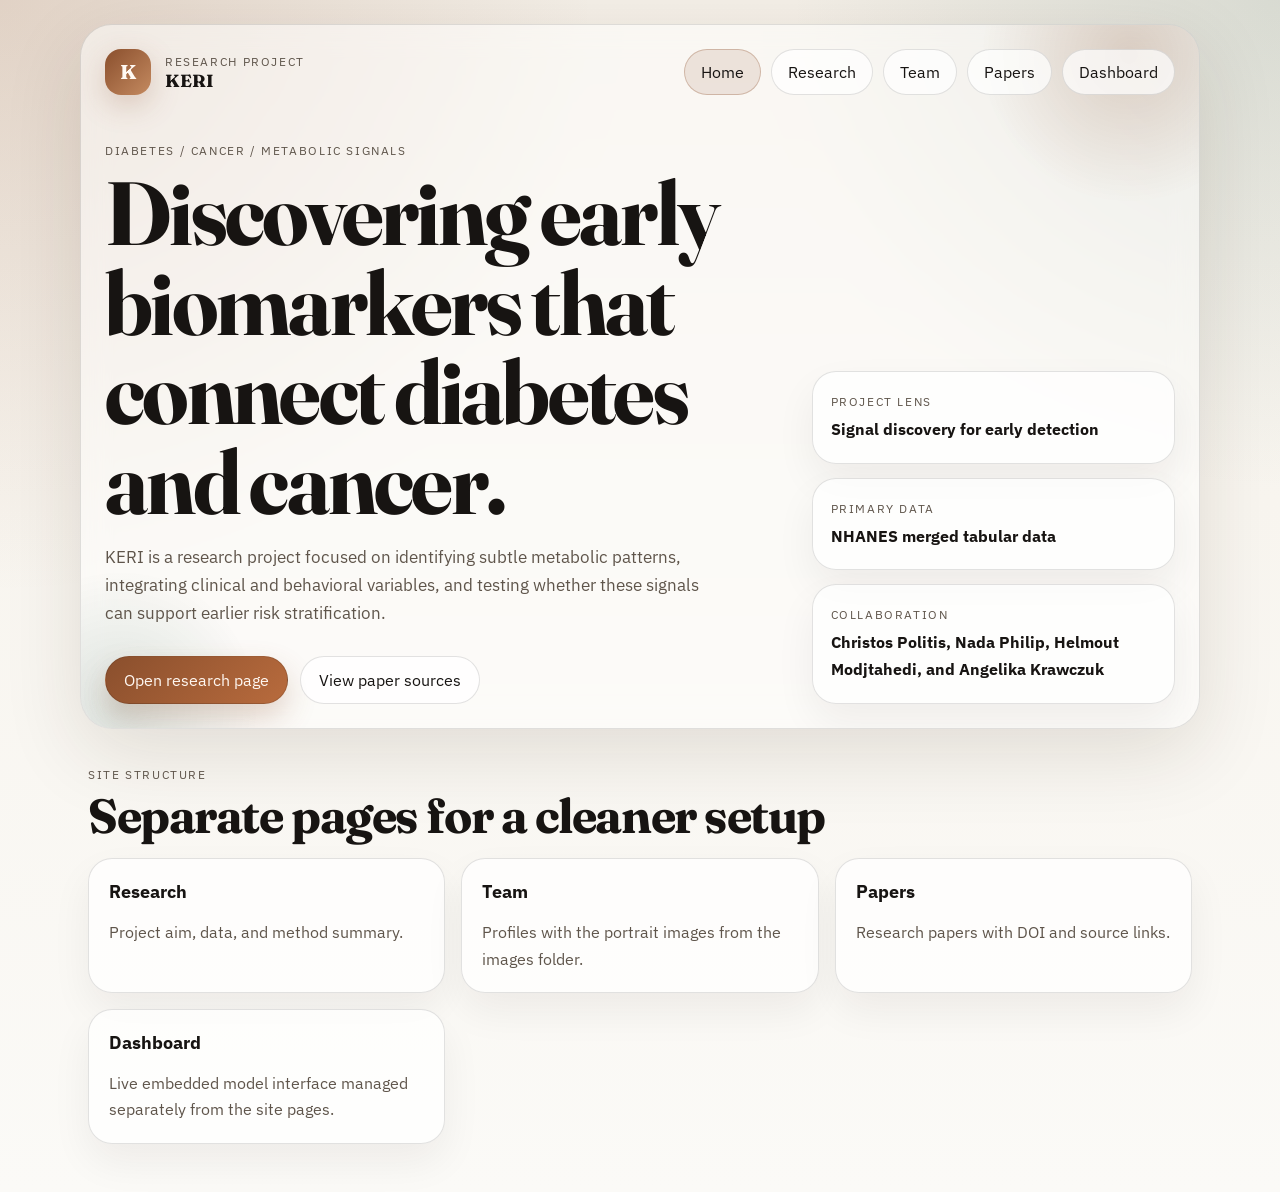
<file: index.html>
<!doctype html>
<html lang="en">

<head>
    <meta charset="utf-8" />
    <meta name="viewport" content="width=device-width, initial-scale=1" />
    <meta name="description"
        content="KERI is a research project exploring metabolic biomarkers linking diabetes and cancer using NHANES data, causal analysis, and predictive modeling." />
    <title>KERI Research Project</title>
    <link rel="preconnect" href="https://fonts.googleapis.com" />
    <link rel="preconnect" href="https://fonts.gstatic.com" crossorigin />
    <link
        href="https://fonts.googleapis.com/css2?family=IBM+Plex+Sans:wght@400;500;600;700&family=Fraunces:opsz,wght@9..144,600;9..144,700&display=swap"
        rel="stylesheet" />
    <link rel="stylesheet" href="styles.css" />
</head>

<body>
    <div class="page-shell">
        <header class="hero hero-home reveal">
            <nav class="site-nav" aria-label="Primary">
                <div class="brand">
                    <span class="brand-mark">K</span>
                    <div>
                        <p class="brand-kicker">Research project</p>
                        <p class="brand-name">KERI</p>
                    </div>
                </div>
                <div class="nav-links">
                    <a class="nav-pill current" href="index.html">Home</a>
                    <a class="nav-pill" href="research.html">Research</a>
                    <a class="nav-pill" href="team.html">Team</a>
                    <a class="nav-pill" href="papers.html">Papers</a>
                    <a class="nav-pill" href="dashboard.html">Dashboard</a>
                </div>
            </nav>

            <section class="hero-grid hero-grid-home">
                <div class="hero-copy">
                    <p class="eyebrow">Diabetes / cancer / metabolic signals</p>
                    <h1>Discovering early biomarkers that connect diabetes and cancer.</h1>
                    <p class="lede">
                        KERI is a research project focused on identifying subtle metabolic patterns,
                        integrating clinical and behavioral variables, and testing whether these signals can
                        support earlier risk stratification.
                    </p>
                    <div class="hero-actions">
                        <a class="button button-primary" href="research.html">Open research page</a>
                        <a class="button button-secondary" href="papers.html">View paper sources</a>
                    </div>
                </div>

                <aside class="hero-panel">
                    <div class="stat-card">
                        <span class="stat-label">Project lens</span>
                        <strong>Signal discovery for early detection</strong>
                    </div>
                    <div class="stat-card">
                        <span class="stat-label">Primary data</span>
                        <strong>NHANES merged tabular data</strong>
                    </div>
                    <div class="stat-card">
                        <span class="stat-label">Collaboration</span>
                        <strong>Christos Politis, Nada Philip, Helmout Modjtahedi, and Angelika Krawczuk</strong>
                    </div>
                </aside>
            </section>
        </header>

        <main>
            <section class="section reveal">
                <div class="section-heading">
                    <p class="eyebrow">Site structure</p>
                    <h2>Separate pages for a cleaner setup</h2>
                </div>
                <div class="content-grid">
                    <a class="card card-link" href="research.html">
                        <h3>Research</h3>
                        <p>Project aim, data, and method summary.</p>
                    </a>
                    <a class="card card-link" href="team.html">
                        <h3>Team</h3>
                        <p>Profiles with the portrait images from the images folder.</p>
                    </a>
                    <a class="card card-link" href="papers.html">
                        <h3>Papers</h3>
                        <p>Research papers with DOI and source links.</p>
                    </a>
                    <a class="card card-link" href="dashboard.html">
                        <h3>Dashboard</h3>
                        <p>Live embedded model interface managed separately from the site pages.</p>
                    </a>
                </div>
            </section>
        </main>
    </div>

    <script src="script.js"></script>
</body>

</html>
</file>
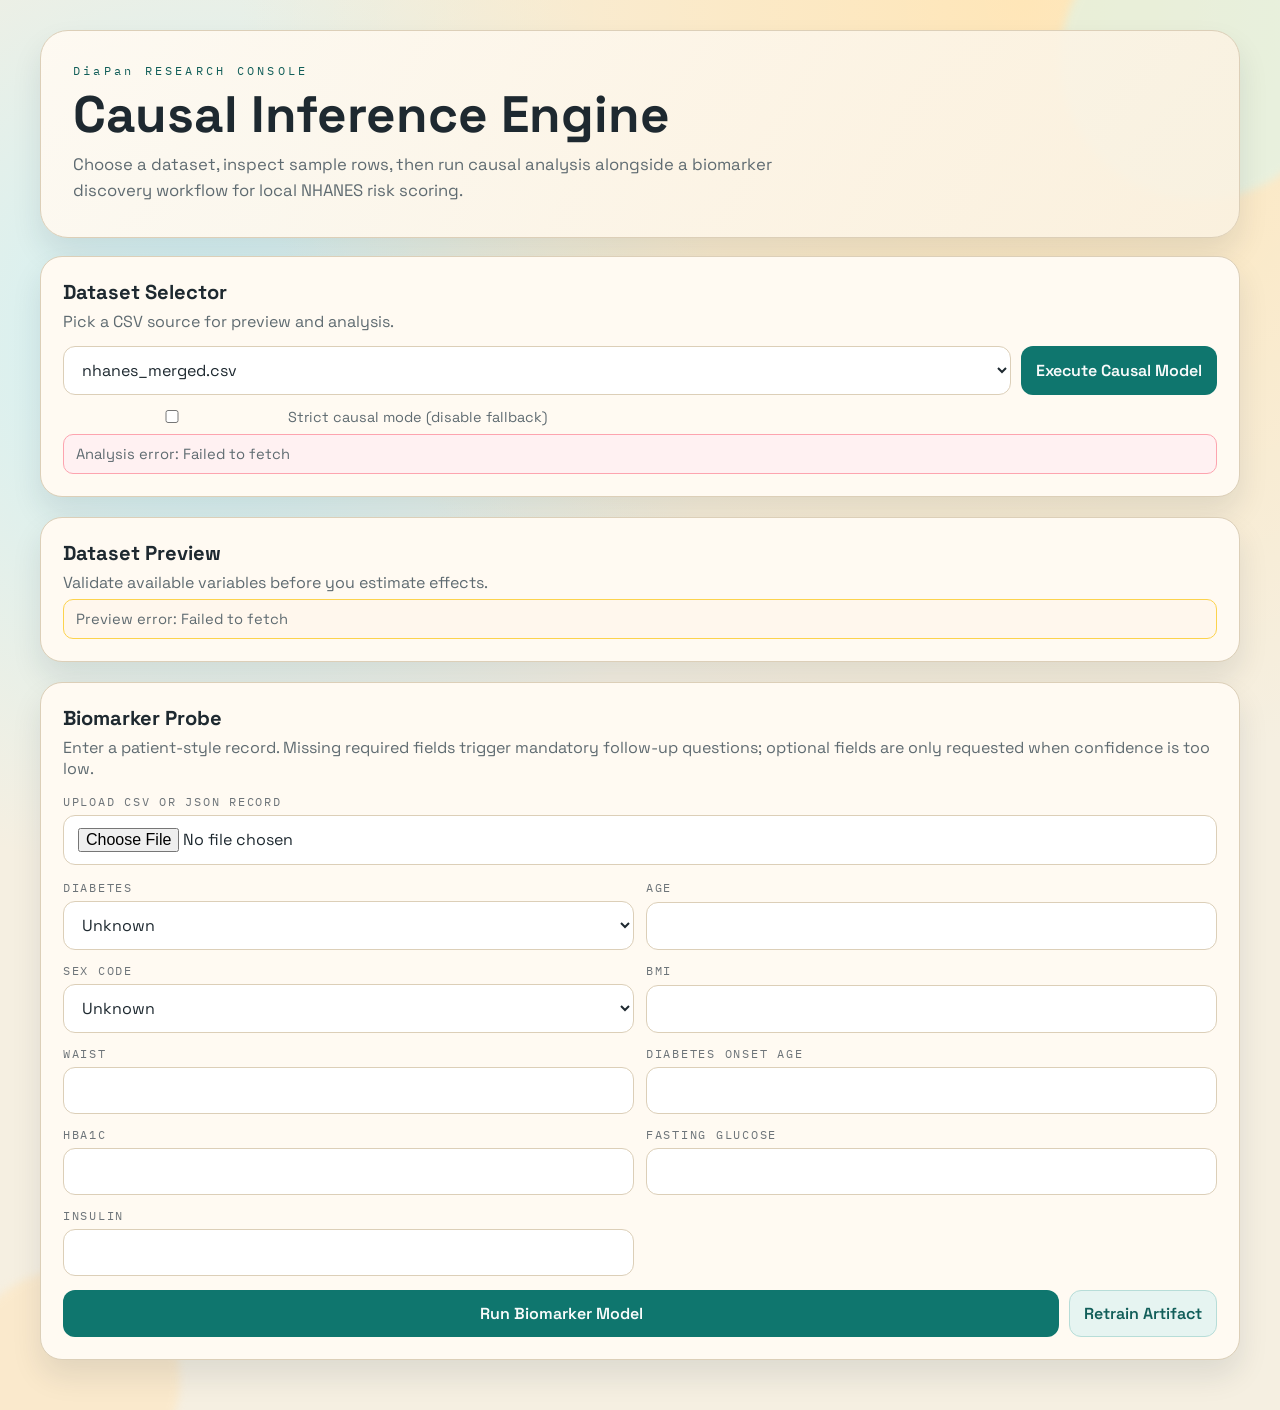
<file: dashboard/index.html>
<!doctype html><html lang="en"><head><meta charset="utf-8"/><meta name="viewport" content="width=device-width,initial-scale=1"/><meta name="theme-color" content="#f5efe1"/><meta name="description" content="DiaPan causal inference dashboard"/><title>DiaPan Dashboard</title><script defer="defer" src="/dashboard/static/js/main.ead50b5e.js"></script><link href="/dashboard/static/css/main.99638568.css" rel="stylesheet"></head><body><noscript>You need to enable JavaScript to run this app.</noscript><div id="root"></div></body></html>
</file>
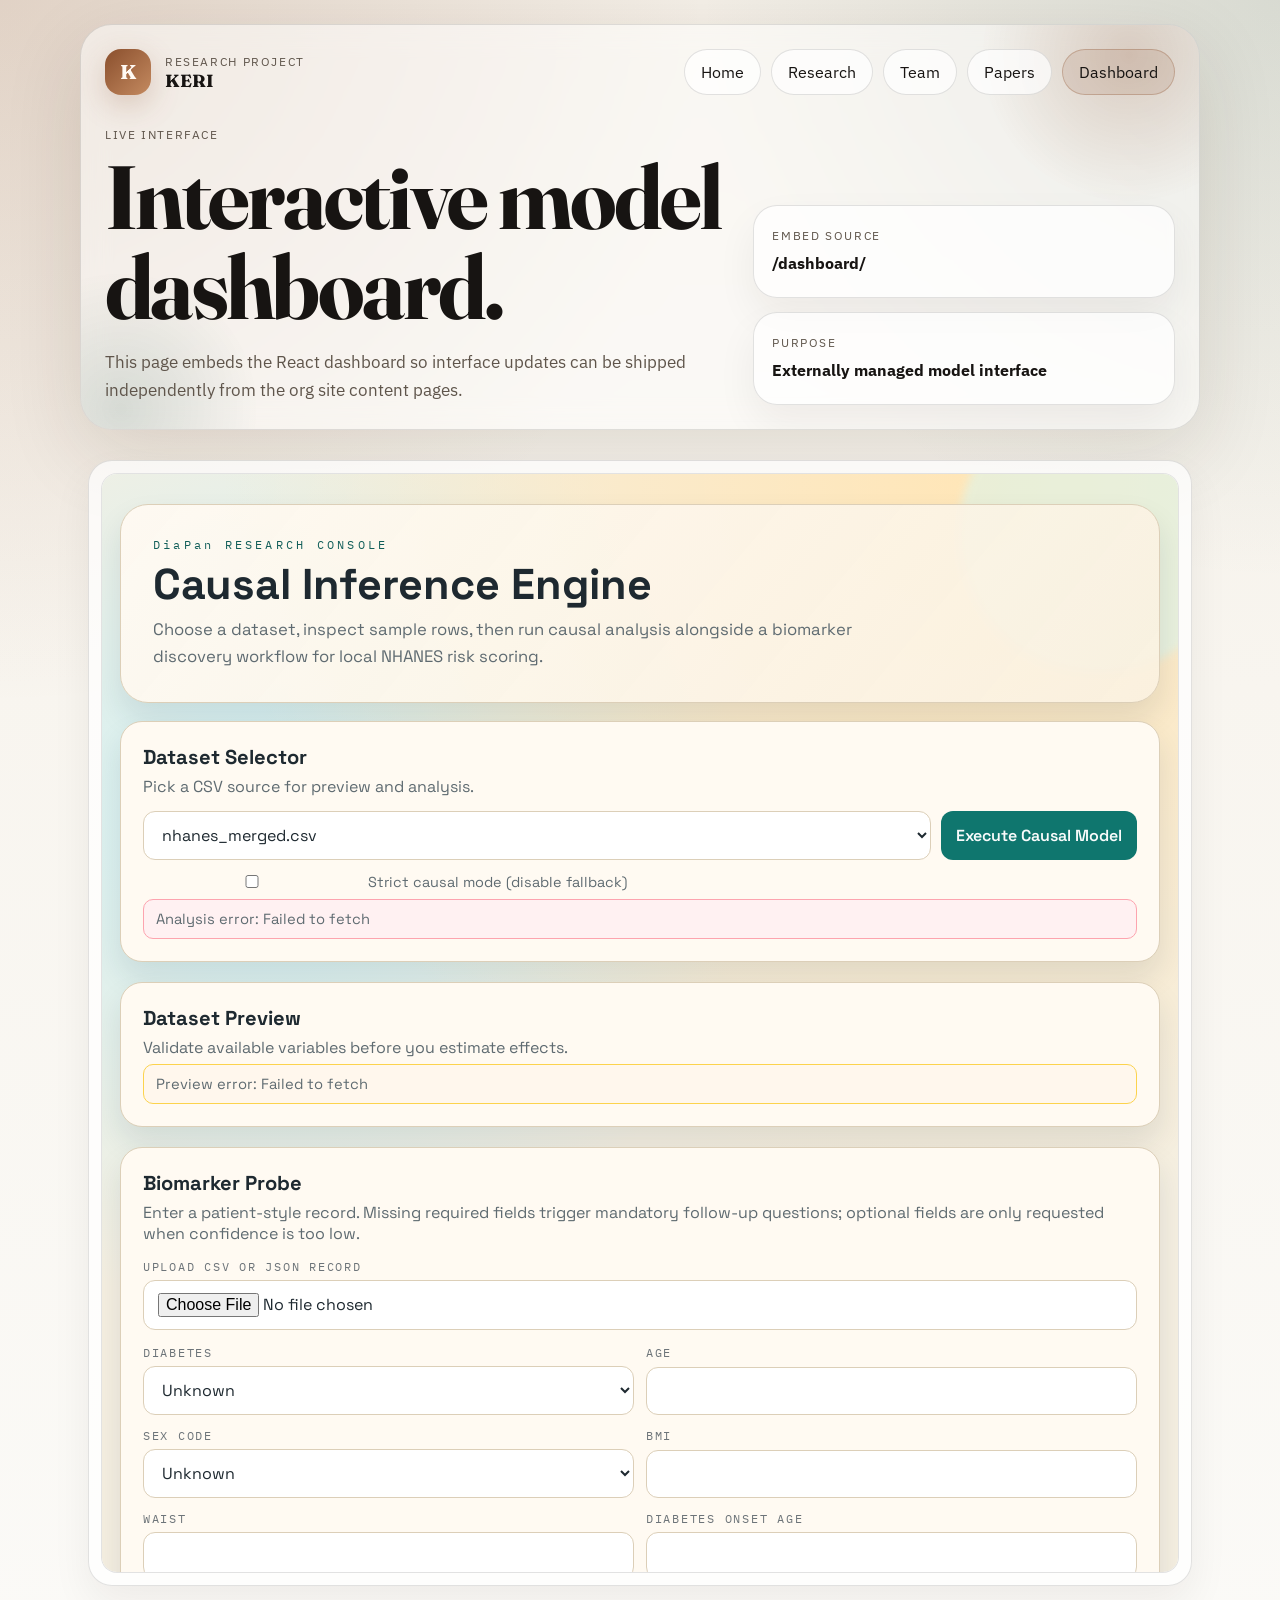
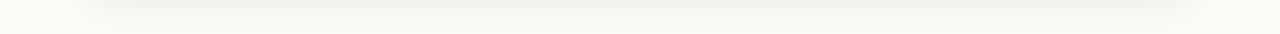
<file: dashboard.html>
<!doctype html>
<html lang="en">

<head>
    <meta charset="utf-8" />
    <meta name="viewport" content="width=device-width, initial-scale=1" />
    <meta name="description"
        content="Embedded KERI dashboard for interactive causal and biomarker analysis, managed independently from the org site." />
    <title>KERI Dashboard</title>
    <link rel="preconnect" href="https://fonts.googleapis.com" />
    <link rel="preconnect" href="https://fonts.gstatic.com" crossorigin />
    <link
        href="https://fonts.googleapis.com/css2?family=IBM+Plex+Sans:wght@400;500;600;700&family=Fraunces:opsz,wght@9..144,600;9..144,700&display=swap"
        rel="stylesheet" />
    <link rel="stylesheet" href="styles.css" />
</head>

<body>
    <div class="page-shell">
        <header class="page-hero hero reveal">
            <nav class="site-nav" aria-label="Primary">
                <div class="brand">
                    <span class="brand-mark">K</span>
                    <div>
                        <p class="brand-kicker">Research project</p>
                        <p class="brand-name">KERI</p>
                    </div>
                </div>
                <div class="nav-links">
                    <a class="nav-pill" href="index.html">Home</a>
                    <a class="nav-pill" href="research.html">Research</a>
                    <a class="nav-pill" href="team.html">Team</a>
                    <a class="nav-pill" href="papers.html">Papers</a>
                    <a class="nav-pill current" href="dashboard.html">Dashboard</a>
                </div>
            </nav>

            <section class="hero-grid hero-grid-slim">
                <div class="hero-copy">
                    <p class="eyebrow">Live interface</p>
                    <h1>Interactive model dashboard.</h1>
                    <p class="lede">
                        This page embeds the React dashboard so interface updates can be shipped independently
                        from the org site content pages.
                    </p>
                </div>

                <aside class="hero-panel">
                    <div class="stat-card">
                        <span class="stat-label">Embed source</span>
                        <strong>/dashboard/</strong>
                    </div>
                    <div class="stat-card">
                        <span class="stat-label">Purpose</span>
                        <strong>Externally managed model interface</strong>
                    </div>
                </aside>
            </section>
        </header>

        <main>
            <section class="section reveal">
                <div class="keri-dashboard-block">
                    <iframe class="keri-dashboard-frame" src="/dashboard/" title="KERI Dashboard" loading="lazy"
                        referrerpolicy="strict-origin-when-cross-origin"></iframe>
                </div>
            </section>
        </main>
    </div>

    <script src="script.js"></script>
</body>

</html>
</file>
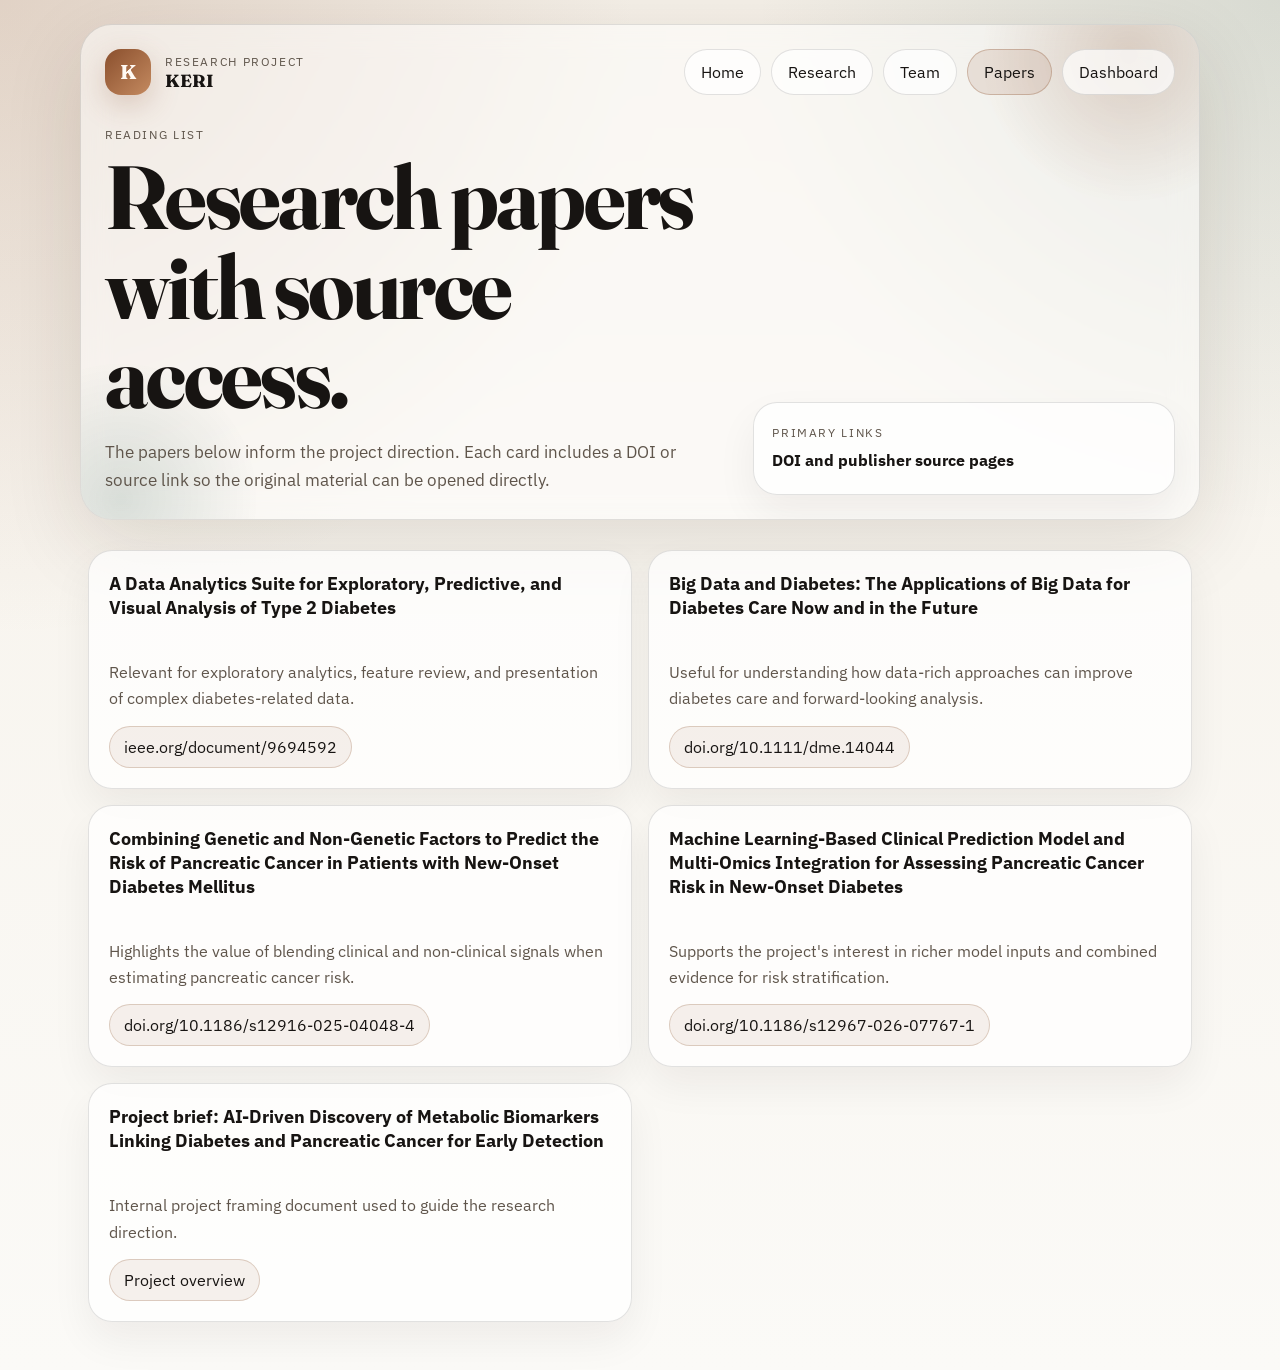
<file: papers.html>
<!doctype html>
<html lang="en">

<head>
    <meta charset="utf-8" />
    <meta name="viewport" content="width=device-width, initial-scale=1" />
    <meta name="description" content="KERI research papers with DOI and source links for diabetes and cancer work." />
    <title>KERI Papers</title>
    <link rel="preconnect" href="https://fonts.googleapis.com" />
    <link rel="preconnect" href="https://fonts.gstatic.com" crossorigin />
    <link
        href="https://fonts.googleapis.com/css2?family=IBM+Plex+Sans:wght@400;500;600;700&family=Fraunces:opsz,wght@9..144,600;9..144,700&display=swap"
        rel="stylesheet" />
    <link rel="stylesheet" href="styles.css" />
</head>

<body>
    <div class="page-shell">
        <header class="page-hero hero reveal">
            <nav class="site-nav" aria-label="Primary">
                <div class="brand">
                    <span class="brand-mark">K</span>
                    <div>
                        <p class="brand-kicker">Research project</p>
                        <p class="brand-name">KERI</p>
                    </div>
                </div>
                <div class="nav-links">
                    <a class="nav-pill" href="index.html">Home</a>
                    <a class="nav-pill" href="research.html">Research</a>
                    <a class="nav-pill" href="team.html">Team</a>
                    <a class="nav-pill current" href="papers.html">Papers</a>
                    <a class="nav-pill" href="dashboard.html">Dashboard</a>
                </div>
            </nav>

            <section class="hero-grid hero-grid-slim">
                <div class="hero-copy">
                    <p class="eyebrow">Reading list</p>
                    <h1>Research papers with source access.</h1>
                    <p class="lede">
                        The papers below inform the project direction. Each card includes a DOI or source
                        link so the original material can be opened directly.
                    </p>
                </div>

                <aside class="hero-panel">
                    <div class="stat-card">
                        <span class="stat-label">Primary links</span>
                        <strong>DOI and publisher source pages</strong>
                    </div>
                </aside>
            </section>
        </header>

        <main>
            <section class="section reveal">
                <div class="paper-list">
                    <article class="paper-card">
                        <h3>A Data Analytics Suite for Exploratory, Predictive, and Visual Analysis of Type 2 Diabetes
                        </h3>
                        <p>
                            Relevant for exploratory analytics, feature review, and presentation of complex
                            diabetes-related data.
                        </p>
                        <a class="paper-link" href="https://ieeexplore.ieee.org/document/9694592" target="_blank"
                            rel="noopener noreferrer">ieee.org/document/9694592</a>
                    </article>
                    <article class="paper-card">
                        <h3>Big Data and Diabetes: The Applications of Big Data for Diabetes Care Now and in the Future
                        </h3>
                        <p>
                            Useful for understanding how data-rich approaches can improve diabetes care and
                            forward-looking analysis.
                        </p>
                        <a class="paper-link" href="https://doi.org/10.1111/dme.14044" target="_blank"
                            rel="noopener noreferrer">doi.org/10.1111/dme.14044</a>
                    </article>
                    <article class="paper-card">
                        <h3>Combining Genetic and Non-Genetic Factors to Predict the Risk of Pancreatic Cancer in
                            Patients with New-Onset Diabetes Mellitus</h3>
                        <p>
                            Highlights the value of blending clinical and non-clinical signals when estimating
                            pancreatic cancer risk.
                        </p>
                        <a class="paper-link" href="https://doi.org/10.1186/s12916-025-04048-4" target="_blank"
                            rel="noopener noreferrer">doi.org/10.1186/s12916-025-04048-4</a>
                    </article>
                    <article class="paper-card">
                        <h3>Machine Learning-Based Clinical Prediction Model and Multi-Omics Integration for Assessing
                            Pancreatic Cancer Risk in New-Onset Diabetes</h3>
                        <p>
                            Supports the project's interest in richer model inputs and combined evidence for
                            risk stratification.
                        </p>
                        <a class="paper-link" href="https://doi.org/10.1186/s12967-026-07767-1" target="_blank"
                            rel="noopener noreferrer">doi.org/10.1186/s12967-026-07767-1</a>
                    </article>
                    <article class="paper-card">
                        <h3>Project brief: AI-Driven Discovery of Metabolic Biomarkers Linking Diabetes and Pancreatic
                            Cancer for Early Detection</h3>
                        <p>
                            Internal project framing document used to guide the research direction.
                        </p>
                        <a class="paper-link" href="research.html">Project overview</a>
                    </article>
                </div>
            </section>
        </main>
    </div>

    <script src="script.js"></script>
</body>

</html>
</file>
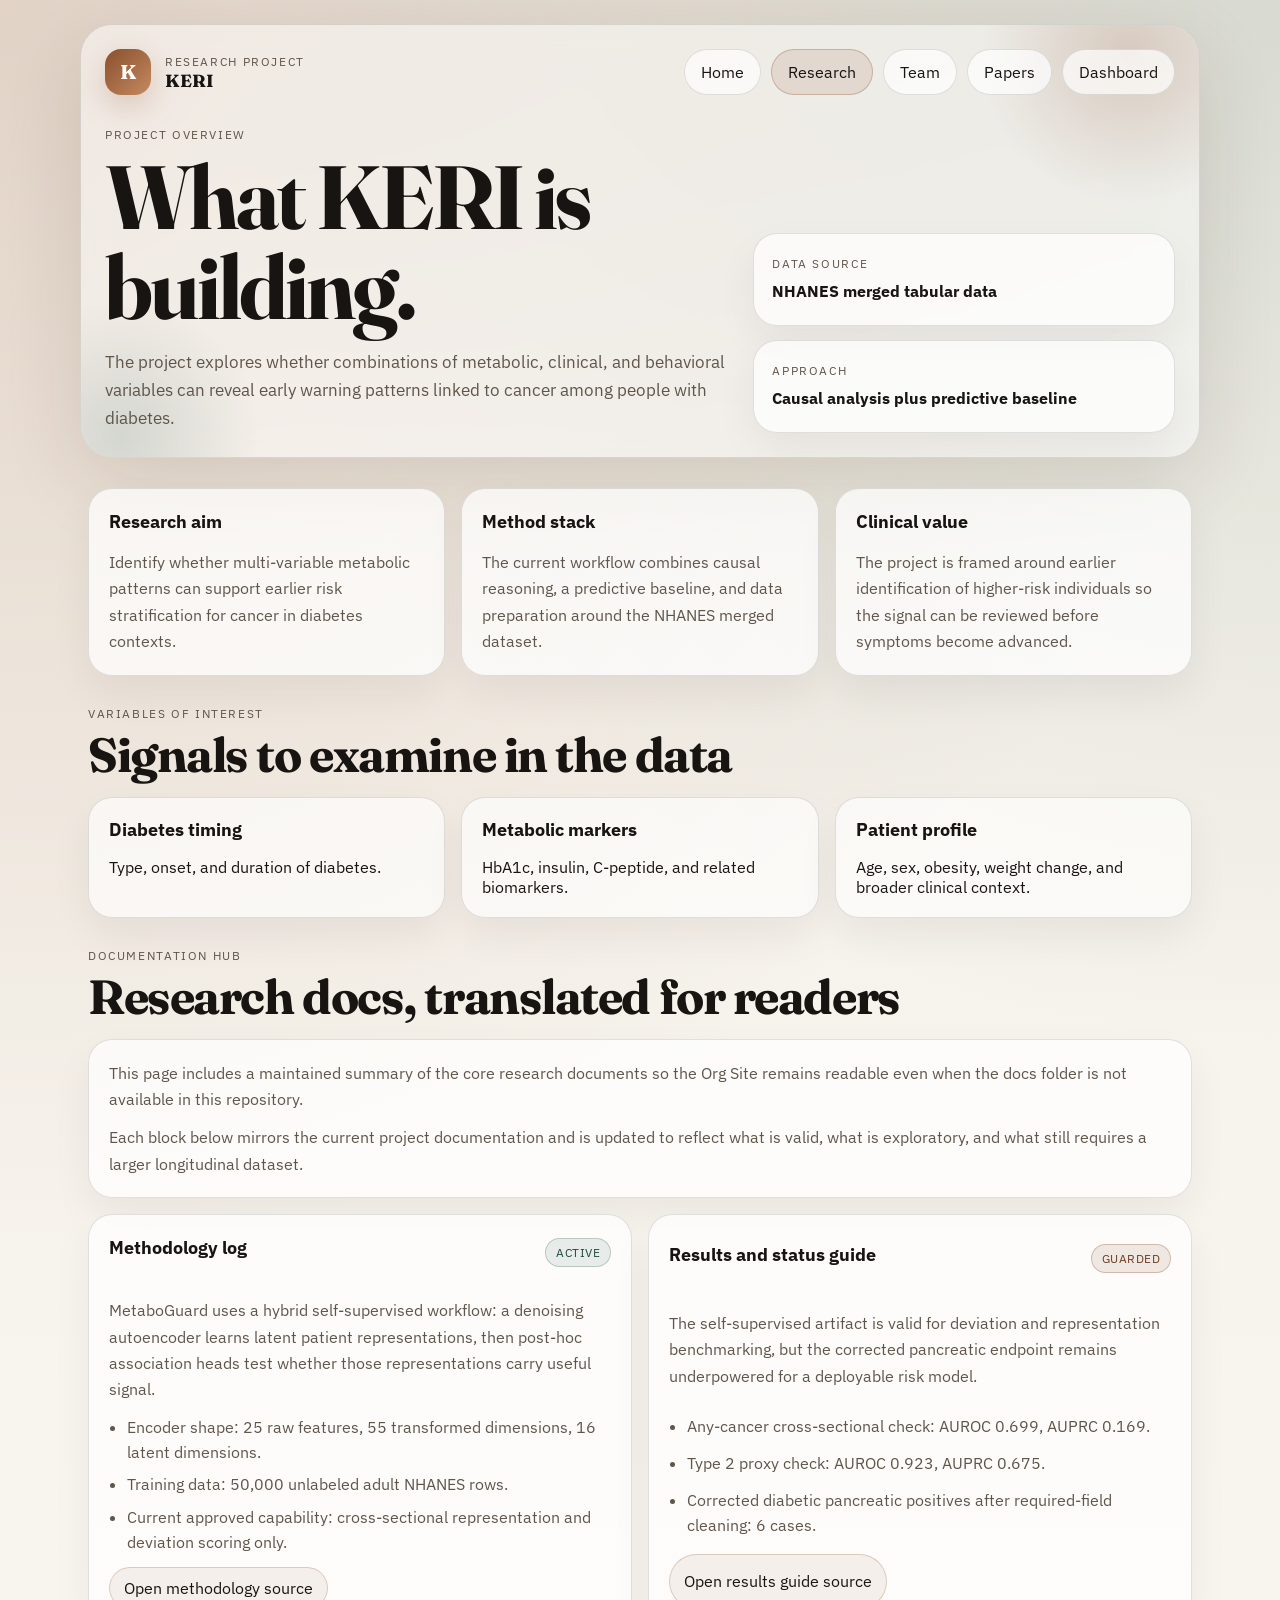
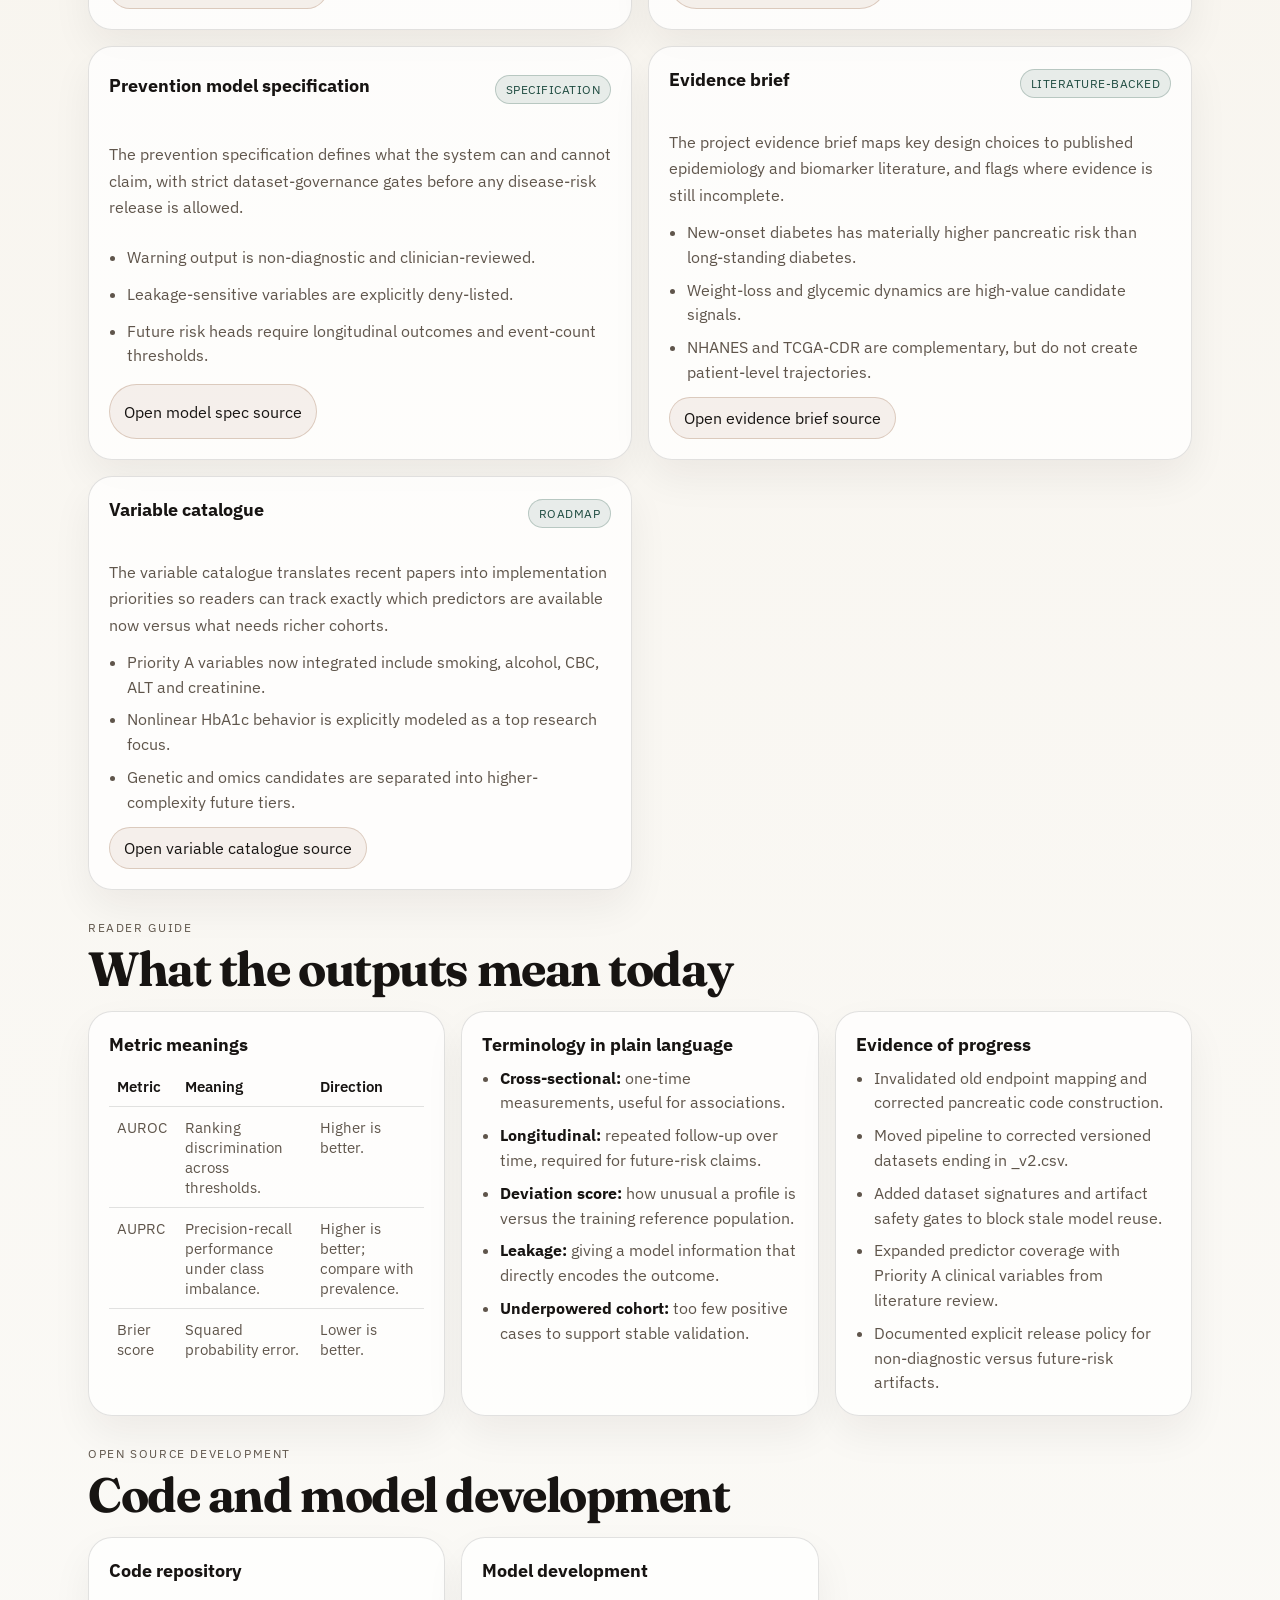
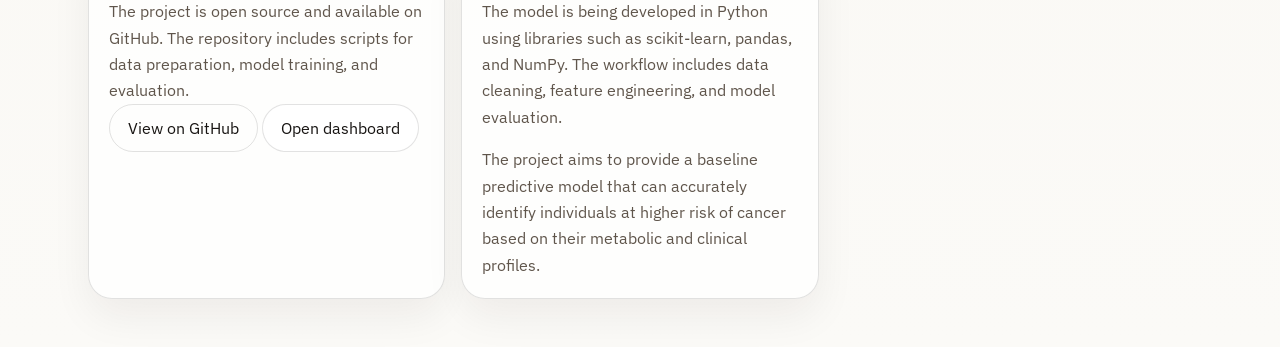
<file: research.html>
<!doctype html>
<html lang="en">

<head>
    <meta charset="utf-8" />
    <meta name="viewport" content="width=device-width, initial-scale=1" />
    <meta name="description"
        content="Research overview for KERI: project aim, data sources, and the causal plus predictive workflow." />
    <title>KERI Research | Overview</title>
    <link rel="preconnect" href="https://fonts.googleapis.com" />
    <link rel="preconnect" href="https://fonts.gstatic.com" crossorigin />
    <link
        href="https://fonts.googleapis.com/css2?family=IBM+Plex+Sans:wght@400;500;600;700&family=Fraunces:opsz,wght@9..144,600;9..144,700&display=swap"
        rel="stylesheet" />
    <link rel="stylesheet" href="styles.css" />
</head>

<body>
    <div class="page-shell">
        <header class="page-hero hero reveal">
            <nav class="site-nav" aria-label="Primary">
                <div class="brand">
                    <span class="brand-mark">K</span>
                    <div>
                        <p class="brand-kicker">Research project</p>
                        <p class="brand-name">KERI</p>
                    </div>
                </div>
                <div class="nav-links">
                    <a class="nav-pill" href="index.html">Home</a>
                    <a class="nav-pill current" href="research.html">Research</a>
                    <a class="nav-pill" href="team.html">Team</a>
                    <a class="nav-pill" href="papers.html">Papers</a>
                    <a class="nav-pill" href="dashboard.html">Dashboard</a>
                </div>
            </nav>

            <section class="hero-grid hero-grid-slim">
                <div class="hero-copy">
                    <p class="eyebrow">Project overview</p>
                    <h1>What KERI is building.</h1>
                    <p class="lede">
                        The project explores whether combinations of metabolic, clinical, and behavioral
                        variables can reveal early warning patterns linked to cancer among people
                        with diabetes.
                    </p>
                </div>

                <aside class="hero-panel">
                    <div class="stat-card">
                        <span class="stat-label">Data source</span>
                        <strong>NHANES merged tabular data</strong>
                    </div>
                    <div class="stat-card">
                        <span class="stat-label">Approach</span>
                        <strong>Causal analysis plus predictive baseline</strong>
                    </div>
                </aside>
            </section>
        </header>

        <main>
            <section class="section reveal">
                <div class="content-grid">
                    <article class="card">
                        <h3>Research aim</h3>
                        <p>
                            Identify whether multi-variable metabolic patterns can support earlier risk
                            stratification for cancer in diabetes contexts.
                        </p>
                    </article>
                    <article class="card">
                        <h3>Method stack</h3>
                        <p>
                            The current workflow combines causal reasoning, a predictive baseline, and data
                            preparation around the NHANES merged dataset.
                        </p>
                    </article>
                    <article class="card">
                        <h3>Clinical value</h3>
                        <p>
                            The project is framed around earlier identification of higher-risk individuals so
                            the signal can be reviewed before symptoms become advanced.
                        </p>
                    </article>
                </div>
            </section>

            <section class="section reveal">
                <div class="section-heading">
                    <p class="eyebrow">Variables of interest</p>
                    <h2>Signals to examine in the data</h2>
                </div>
                <div class="feature-grid">
                    <article class="feature-card">
                        <h3>Diabetes timing</h3>
                        <p>Type, onset, and duration of diabetes.</p>
                    </article>
                    <article class="feature-card">
                        <h3>Metabolic markers</h3>
                        <p>HbA1c, insulin, C-peptide, and related biomarkers.</p>
                    </article>
                    <article class="feature-card">
                        <h3>Patient profile</h3>
                        <p>Age, sex, obesity, weight change, and broader clinical context.</p>
                    </article>
                </div>
            </section>

            <section class="section reveal">
                <div class="section-heading">
                    <p class="eyebrow">Documentation hub</p>
                    <h2>Research docs, translated for readers</h2>
                </div>
                <article class="card doc-intro">
                    <p>
                        This page includes a maintained summary of the core research documents so the Org Site remains
                        readable even when the docs folder is not available in this repository.
                    </p>
                    <p>
                        Each block below mirrors the current project documentation and is updated to reflect what is
                        valid, what is exploratory, and what still requires a larger longitudinal dataset.
                    </p>
                </article>
                <div class="doc-grid">
                    <article class="card doc-card">
                        <div class="doc-card-header">
                            <h3>Methodology log</h3>
                            <span class="status-chip">Active</span>
                        </div>
                        <p>
                            MetaboGuard uses a hybrid self-supervised workflow: a denoising autoencoder learns latent
                            patient representations, then post-hoc association heads test whether those representations
                            carry useful signal.
                        </p>
                        <ul class="doc-list">
                            <li>Encoder shape: 25 raw features, 55 transformed dimensions, 16 latent dimensions.</li>
                            <li>Training data: 50,000 unlabeled adult NHANES rows.</li>
                            <li>Current approved capability: cross-sectional representation and deviation scoring only.
                            </li>
                        </ul>
                        <a class="paper-link"
                            href="https://github.com/KERI-Research/Algo-Model/blob/main/docs/METHODOLOGY.md"
                            target="_blank noopener">Open methodology source</a>
                    </article>

                    <article class="card doc-card">
                        <div class="doc-card-header">
                            <h3>Results and status guide</h3>
                            <span class="status-chip caution">Guarded</span>
                        </div>
                        <p>
                            The self-supervised artifact is valid for deviation and representation benchmarking, but the
                            corrected pancreatic endpoint remains underpowered for a deployable risk model.
                        </p>
                        <ul class="doc-list">
                            <li>Any-cancer cross-sectional check: AUROC 0.699, AUPRC 0.169.</li>
                            <li>Type 2 proxy check: AUROC 0.923, AUPRC 0.675.</li>
                            <li>Corrected diabetic pancreatic positives after required-field cleaning: 6 cases.</li>
                        </ul>
                        <a class="paper-link"
                            href="https://github.com/KERI-Research/Algo-Model/blob/main/docs/RESULTS_GUIDE.md"
                            target="_blank noopener">Open results guide source</a>
                    </article>

                    <article class="card doc-card">
                        <div class="doc-card-header">
                            <h3>Prevention model specification</h3>
                            <span class="status-chip">Specification</span>
                        </div>
                        <p>
                            The prevention specification defines what the system can and cannot claim, with strict
                            dataset-governance gates before any disease-risk release is allowed.
                        </p>
                        <ul class="doc-list">
                            <li>Warning output is non-diagnostic and clinician-reviewed.</li>
                            <li>Leakage-sensitive variables are explicitly deny-listed.</li>
                            <li>Future risk heads require longitudinal outcomes and event-count thresholds.</li>
                        </ul>
                        <a class="paper-link"
                            href="https://github.com/KERI-Research/Algo-Model/blob/main/docs/PREVENTION_MODEL_SPEC.md"
                            target="_blank noopener">Open model spec source</a>
                    </article>

                    <article class="card doc-card">
                        <div class="doc-card-header">
                            <h3>Evidence brief</h3>
                            <span class="status-chip">Literature-backed</span>
                        </div>
                        <p>
                            The project evidence brief maps key design choices to published epidemiology and biomarker
                            literature, and flags where evidence is still incomplete.
                        </p>
                        <ul class="doc-list">
                            <li>New-onset diabetes has materially higher pancreatic risk than long-standing diabetes.
                            </li>
                            <li>Weight-loss and glycemic dynamics are high-value candidate signals.</li>
                            <li>NHANES and TCGA-CDR are complementary, but do not create patient-level trajectories.
                            </li>
                        </ul>
                        <a class="paper-link"
                            href="https://github.com/KERI-Research/Algo-Model/blob/main/docs/RESEARCH_EVIDENCE.md"
                            target="_blank noopener">Open evidence brief source</a>
                    </article>

                    <article class="card doc-card">
                        <div class="doc-card-header">
                            <h3>Variable catalogue</h3>
                            <span class="status-chip">Roadmap</span>
                        </div>
                        <p>
                            The variable catalogue translates recent papers into implementation priorities so readers
                            can
                            track exactly which predictors are available now versus what needs richer cohorts.
                        </p>
                        <ul class="doc-list">
                            <li>Priority A variables now integrated include smoking, alcohol, CBC, ALT and creatinine.
                            </li>
                            <li>Nonlinear HbA1c behavior is explicitly modeled as a top research focus.</li>
                            <li>Genetic and omics candidates are separated into higher-complexity future tiers.</li>
                        </ul>
                        <a class="paper-link"
                            href="https://github.com/KERI-Research/Algo-Model/blob/main/docs/PAPER_VARIABLE_CATALOGUE.md"
                            target="_blank noopener">Open variable catalogue source</a>
                    </article>
                </div>
            </section>

            <section class="section reveal">
                <div class="section-heading">
                    <p class="eyebrow">Reader guide</p>
                    <h2>What the outputs mean today</h2>
                </div>
                <div class="content-grid doc-content-grid">
                    <article class="card">
                        <h3>Metric meanings</h3>
                        <table class="metric-table">
                            <thead>
                                <tr>
                                    <th>Metric</th>
                                    <th>Meaning</th>
                                    <th>Direction</th>
                                </tr>
                            </thead>
                            <tbody>
                                <tr>
                                    <td>AUROC</td>
                                    <td>Ranking discrimination across thresholds.</td>
                                    <td>Higher is better.</td>
                                </tr>
                                <tr>
                                    <td>AUPRC</td>
                                    <td>Precision-recall performance under class imbalance.</td>
                                    <td>Higher is better; compare with prevalence.</td>
                                </tr>
                                <tr>
                                    <td>Brier score</td>
                                    <td>Squared probability error.</td>
                                    <td>Lower is better.</td>
                                </tr>
                            </tbody>
                        </table>
                    </article>

                    <article class="card">
                        <h3>Terminology in plain language</h3>
                        <ul class="doc-list glossary-list">
                            <li><strong>Cross-sectional:</strong> one-time measurements, useful for associations.</li>
                            <li><strong>Longitudinal:</strong> repeated follow-up over time, required for future-risk
                                claims.</li>
                            <li><strong>Deviation score:</strong> how unusual a profile is versus the training reference
                                population.</li>
                            <li><strong>Leakage:</strong> giving a model information that directly encodes the outcome.
                            </li>
                            <li><strong>Underpowered cohort:</strong> too few positive cases to support stable
                                validation.</li>
                        </ul>
                    </article>

                    <article class="card">
                        <h3>Evidence of progress</h3>
                        <ul class="doc-list progress-list">
                            <li>Invalidated old endpoint mapping and corrected pancreatic code construction.</li>
                            <li>Moved pipeline to corrected versioned datasets ending in _v2.csv.</li>
                            <li>Added dataset signatures and artifact safety gates to block stale model reuse.</li>
                            <li>Expanded predictor coverage with Priority A clinical variables from literature review.
                            </li>
                            <li>Documented explicit release policy for non-diagnostic versus future-risk artifacts.</li>
                        </ul>
                    </article>
                </div>
            </section>

            <!-- GitHub Repo -> https://github.com/KERI-Research/Algo-Model -->
            <section class="section reveal">
                <div class="section-heading">
                    <p class="eyebrow">Open Source Development</p>
                    <h2>Code and model development</h2>
                </div>
                <div class="content-grid">
                    <article class="card">
                        <h3>Code repository</h3>
                        <p>
                            The project is open source and available on GitHub. The repository includes
                            scripts for data preparation, model training, and evaluation.
                        </p>
                        <a class="button" href="https://github.com/KERI-Research/Algo-Model"
                            target="_blank noopener">View on
                            GitHub</a>
                        <a class="button button-secondary" href="dashboard.html">Open dashboard</a>
                    </article>
                    <article class="card">
                        <h3>Model development</h3>
                        <p>
                            The model is being developed in Python using libraries such as scikit-learn, pandas, and
                            NumPy. The workflow includes data cleaning, feature engineering, and model evaluation.
                        </p>
                        <p>
                            The project aims to provide a baseline predictive model that can accurately identify
                            individuals at higher risk of cancer based on their metabolic and clinical
                            profiles.
                        </p>
                    </article>
                </div>
            </section>
        </main>
    </div>

    <script src="script.js"></script>
</body>

</html>
</file>
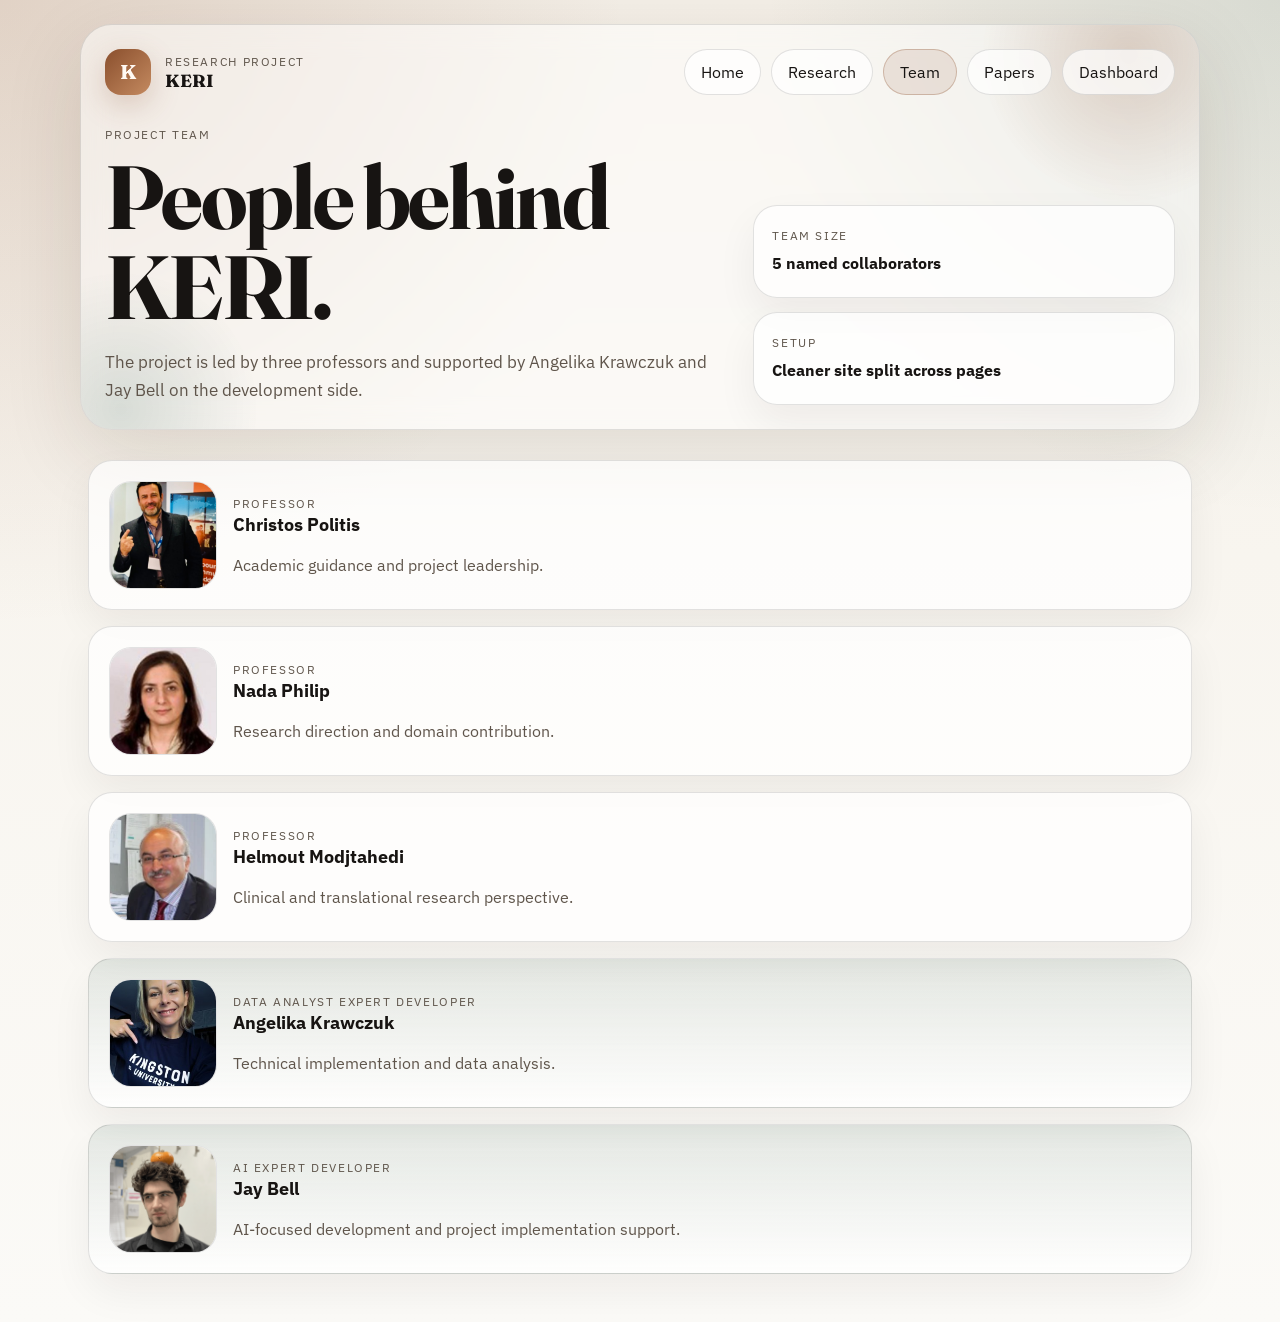
<file: team.html>
<!doctype html>
<html lang="en">

<head>
    <meta charset="utf-8" />
    <meta name="viewport" content="width=device-width, initial-scale=1" />
    <meta name="description"
        content="KERI team page with portraits for Christos Politis, Nada Philip, Helmout Modjtahedi, Angelika Krawczuk, and Jay Bell." />
    <title>KERI Team</title>
    <link rel="preconnect" href="https://fonts.googleapis.com" />
    <link rel="preconnect" href="https://fonts.gstatic.com" crossorigin />
    <link
        href="https://fonts.googleapis.com/css2?family=IBM+Plex+Sans:wght@400;500;600;700&family=Fraunces:opsz,wght@9..144,600;9..144,700&display=swap"
        rel="stylesheet" />
    <link rel="stylesheet" href="styles.css" />
</head>

<body>
    <div class="page-shell">
        <header class="page-hero hero reveal">
            <nav class="site-nav" aria-label="Primary">
                <div class="brand">
                    <span class="brand-mark">K</span>
                    <div>
                        <p class="brand-kicker">Research project</p>
                        <p class="brand-name">KERI</p>
                    </div>
                </div>
                <div class="nav-links">
                    <a class="nav-pill" href="index.html">Home</a>
                    <a class="nav-pill" href="research.html">Research</a>
                    <a class="nav-pill current" href="team.html">Team</a>
                    <a class="nav-pill" href="papers.html">Papers</a>
                    <a class="nav-pill" href="dashboard.html">Dashboard</a>
                </div>
            </nav>

            <section class="hero-grid hero-grid-slim">
                <div class="hero-copy">
                    <p class="eyebrow">Project team</p>
                    <h1>People behind KERI.</h1>
                    <p class="lede">
                        The project is led by three professors and supported by Angelika Krawczuk and Jay
                        Bell on the development side.
                    </p>
                </div>

                <aside class="hero-panel">
                    <div class="stat-card">
                        <span class="stat-label">Team size</span>
                        <strong>5 named collaborators</strong>
                    </div>
                    <div class="stat-card">
                        <span class="stat-label">Setup</span>
                        <strong>Cleaner site split across pages</strong>
                    </div>
                </aside>
            </section>
        </header>

        <main>
            <section class="section reveal">
                <div class="team-grid">
                    <article class="person-card portrait-card">
                        <img class="portrait" src="images/team/christos.jpg" alt="Christos Politis" />
                        <div>
                            <span class="role">Professor</span>
                            <h3>Christos Politis</h3>
                            <p>Academic guidance and project leadership.</p>
                        </div>
                    </article>
                    <article class="person-card portrait-card">
                        <img class="portrait" src="images/team/Nada-Philip.jpg" alt="Nada Philip" />
                        <div>
                            <span class="role">Professor</span>
                            <h3>Nada Philip</h3>
                            <p>Research direction and domain contribution.</p>
                        </div>
                    </article>
                    <article class="person-card portrait-card">
                        <img class="portrait" src="images/team/helmout.webp" alt="Helmout Modjtahedi" />
                        <div>
                            <span class="role">Professor</span>
                            <h3>Helmout Modjtahedi</h3>
                            <p>Clinical and translational research perspective.</p>
                        </div>
                    </article>
                    <article class="person-card portrait-card accent">
                        <img class="portrait" src="images/team/angelika.jpg" alt="Angelika Krawczuk" />
                        <div>
                            <span class="role">Data Analyst Expert Developer</span>
                            <h3>Angelika Krawczuk</h3>
                            <p>Technical implementation and data analysis.</p>
                        </div>
                    </article>
                    <article class="person-card portrait-card accent">
                        <img class="portrait" src="images/team/Jay.png" alt="Jay Bell" />
                        <div>
                            <span class="role">AI Expert Developer</span>
                            <h3>Jay Bell</h3>
                            <p>AI-focused development and project implementation support.</p>
                        </div>
                    </article>
                </div>
            </section>
        </main>
    </div>

    <script src="script.js"></script>
</body>

</html>
</file>
<file: styles.css>
:root {
    color-scheme: light;
    --bg: #f4efe7;
    --bg-accent: #efe6d6;
    --surface: rgba(255, 255, 255, 0.72);
    --surface-strong: #ffffff;
    --text: #171412;
    --muted: #5f554b;
    --line: rgba(23, 20, 18, 0.12);
    --accent: #8a4f2d;
    --accent-strong: #2f5d50;
    --shadow: 0 24px 80px rgba(47, 29, 12, 0.12);
}

* {
    box-sizing: border-box;
}

html {
    scroll-behavior: smooth;
}

body {
    margin: 0;
    min-height: 100vh;
    font-family: "IBM Plex Sans", "Segoe UI", sans-serif;
    color: var(--text);
    background:
        radial-gradient(circle at top left, rgba(138, 79, 45, 0.18), transparent 34%),
        radial-gradient(circle at top right, rgba(47, 93, 80, 0.14), transparent 28%),
        linear-gradient(180deg, var(--bg) 0%, #f8f5ef 42%, #fbfaf7 100%);
}

.site-nav,
.hero-grid,
.content-grid,
.team-grid,
.paper-list,
.feature-grid {
    display: grid;
    gap: 16px;
}

.site-nav {
    position: relative;
    z-index: 1;
    grid-template-columns: auto 1fr;
    align-items: center;
    justify-content: space-between;
}

.nav-links {
    display: flex;
    flex-wrap: wrap;
    justify-content: flex-end;
    gap: 10px;
}

.page-hero {
    padding-bottom: 28px;
}

a {
    color: inherit;
    text-decoration: none;
}

.page-shell {
    width: min(1120px, calc(100% - 32px));
    margin: 0 auto;
    padding: 24px 0 48px;
}

.hero-home {
    margin-bottom: 8px;
}

.hero {
    position: relative;
    overflow: hidden;
    padding: 24px;
    border: 1px solid var(--line);
    border-radius: 32px;
    background: rgba(255, 255, 255, 0.48);
    -webkit-backdrop-filter: blur(14px);
    backdrop-filter: blur(14px);
    box-shadow: var(--shadow);
}

.hero::before,
.hero::after {
    content: "";
    position: absolute;
    border-radius: 999px;
    pointer-events: none;
}

.hero::before {
    top: -120px;
    right: -80px;
    width: 300px;
    height: 300px;
    background: radial-gradient(circle, rgba(138, 79, 45, 0.22), transparent 70%);
}

.hero::after {
    bottom: -120px;
    left: -100px;
    width: 280px;
    height: 280px;
    background: radial-gradient(circle, rgba(47, 93, 80, 0.16), transparent 70%);
}

.brand {
    display: flex;
    align-items: center;
    gap: 14px;
}

.brand-mark {
    display: grid;
    place-items: center;
    width: 46px;
    height: 46px;
    border-radius: 16px;
    background: linear-gradient(135deg, var(--accent), #c48a60);
    color: #fff9f3;
    font: 700 1.25rem/1 "Fraunces", Georgia, serif;
    box-shadow: 0 10px 30px rgba(138, 79, 45, 0.24);
}

.brand-kicker,
.eyebrow,
.stat-label,
.role {
    margin: 0;
    text-transform: uppercase;
    letter-spacing: 0.14em;
    font-size: 0.72rem;
    color: var(--muted);
}

.brand-name {
    margin: 2px 0 0;
    font: 700 1.1rem/1.1 "Fraunces", Georgia, serif;
}

.nav-pill {
    padding: 12px 16px;
    border: 1px solid var(--line);
    border-radius: 999px;
    background: rgba(255, 255, 255, 0.7);
}

.nav-pill.current {
    background: rgba(138, 79, 45, 0.12);
    border-color: rgba(138, 79, 45, 0.3);
}

.hero-grid {
    position: relative;
    z-index: 1;
    grid-template-columns: 1.7fr 1fr;
    align-items: end;
    padding-top: 48px;
}

.hero-grid-home {
    grid-template-columns: 1.9fr 1fr;
}

.hero-grid-slim {
    grid-template-columns: 1.5fr 1fr;
    padding-top: 32px;
}

.hero-copy h1,
.section-heading h2,
.callout h2 {
    margin: 10px 0 0;
    font-family: "Fraunces", Georgia, serif;
    line-height: 1;
    letter-spacing: -0.03em;
}

.hero-copy h1 {
    max-width: 11ch;
    font-size: clamp(3rem, 7vw, 5.8rem);
}

.lede,
.card p,
.person-card p,
.paper-card p,
.callout p,
.stat-card strong {
    color: var(--muted);
    line-height: 1.65;
    font-size: 1rem;
}

.lede {
    max-width: 62ch;
    margin: 18px 0 0;
    font-size: 1.06rem;
}

.hero-actions {
    display: flex;
    flex-wrap: wrap;
    gap: 12px;
    margin-top: 28px;
}

.button {
    display: inline-flex;
    align-items: center;
    justify-content: center;
    min-height: 48px;
    padding: 0 18px;
    border-radius: 999px;
    border: 1px solid var(--line);
    transition: transform 180ms ease, box-shadow 180ms ease, background 180ms ease;
}

.button:hover,
.nav-pill:hover {
    transform: translateY(-1px);
}

.button-primary {
    color: #fff8f2;
    background: linear-gradient(135deg, var(--accent), #b86b3d);
    box-shadow: 0 14px 30px rgba(138, 79, 45, 0.24);
}

.button-secondary {
    background: rgba(255, 255, 255, 0.76);
}

.hero-panel {
    display: grid;
    gap: 14px;
}

.stat-card,
.card,
.person-card,
.paper-card,
.callout {
    border: 1px solid var(--line);
    border-radius: 24px;
    background: var(--surface);
    box-shadow: 0 18px 40px rgba(33, 23, 14, 0.06);
}

.stat-card {
    padding: 18px 18px 20px;
}

.stat-card strong {
    display: block;
    margin-top: 6px;
    font-size: 1.02rem;
    color: var(--text);
}

.section {
    padding: 30px 8px 0;
}

.section-heading {
    margin-bottom: 18px;
}

.section-heading h2 {
    font-size: clamp(2rem, 4vw, 3rem);
}

.content-grid {
    grid-template-columns: repeat(3, minmax(0, 1fr));
}

.team-grid {
    /* grid-template-columns: repeat(auto-fit, minmax(220px, 1fr)); */
}

.paper-list {
    grid-template-columns: repeat(2, minmax(0, 1fr));
}

.feature-grid {
    grid-template-columns: repeat(3, minmax(0, 1fr));
}

.doc-grid {
    display: grid;
    grid-template-columns: repeat(2, minmax(0, 1fr));
    gap: 16px;
    margin-top: 16px;
}

.doc-content-grid {
    grid-template-columns: repeat(3, minmax(0, 1fr));
}

.doc-intro p {
    margin-top: 0;
}

.doc-intro p+p {
    margin-top: 12px;
}

.doc-card {
    display: grid;
    gap: 12px;
}

.doc-card-header {
    display: flex;
    justify-content: space-between;
    gap: 12px;
    align-items: center;
}

.doc-card-header h3 {
    margin-bottom: 0;
}

.status-chip {
    display: inline-flex;
    align-items: center;
    padding: 6px 10px;
    border-radius: 999px;
    border: 1px solid rgba(47, 93, 80, 0.26);
    background: rgba(47, 93, 80, 0.1);
    color: #1f4b40;
    font-size: 0.76rem;
    letter-spacing: 0.04em;
    text-transform: uppercase;
    white-space: nowrap;
}

.status-chip.caution {
    border-color: rgba(138, 79, 45, 0.3);
    background: rgba(138, 79, 45, 0.12);
    color: #6e3d23;
}

.doc-list {
    margin: 0;
    padding-left: 18px;
    color: var(--muted);
    line-height: 1.55;
    display: grid;
    gap: 8px;
}

.metric-table {
    width: 100%;
    border-collapse: collapse;
    margin-top: 8px;
    font-size: 0.96rem;
}

.metric-table th,
.metric-table td {
    border-bottom: 1px solid var(--line);
    text-align: left;
    vertical-align: top;
    padding: 10px 8px;
    color: var(--muted);
}

.metric-table th {
    color: var(--text);
    font-weight: 600;
}

.metric-table tbody tr:last-child td {
    border-bottom: 0;
}

.glossary-list strong {
    color: var(--text);
}

.card,
.person-card,
.paper-card,
.callout {
    padding: 20px;
}

.card h3,
.person-card h3,
.paper-card h3 {
    margin: 0 0 10px;
    font-size: 1.15rem;
}

.card p,
.person-card p,
.paper-card p {
    margin-bottom: 0;
}

.card-link {
    transition: transform 180ms ease, box-shadow 180ms ease;
}

.card-link:hover {
    transform: translateY(-2px);
    box-shadow: 0 22px 48px rgba(33, 23, 14, 0.1);
}

.feature-card {
    padding: 20px;
    border: 1px solid var(--line);
    border-radius: 24px;
    background: rgba(255, 255, 255, 0.64);
    box-shadow: 0 18px 40px rgba(33, 23, 14, 0.06);
}

.feature-card h3 {
    margin: 0 0 8px;
    font-size: 1.1rem;
}

.feature-card p {
    margin-bottom: 0;
}

.portrait-card {
    display: grid;
    grid-template-columns: 108px 1fr;
    gap: 16px;
    align-items: center;
}

.portrait {
    width: 108px;
    height: 108px;
    object-fit: cover;
    border-radius: 22px;
    border: 1px solid var(--line);
    background: var(--surface-strong);
}

.paper-card {
    display: grid;
    gap: 14px;
}

.paper-link {
    display: inline-flex;
    width: fit-content;
    align-items: center;
    justify-content: center;
    padding: 10px 14px;
    border-radius: 999px;
    border: 1px solid rgba(138, 79, 45, 0.24);
    background: rgba(138, 79, 45, 0.08);
    color: var(--text);
}

.person-card.accent {
    background: linear-gradient(180deg, rgba(47, 93, 80, 0.11), rgba(255, 255, 255, 0.78));
}

.callout {
    display: flex;
    align-items: center;
    justify-content: space-between;
    gap: 24px;
    background: linear-gradient(135deg, rgba(138, 79, 45, 0.12), rgba(47, 93, 80, 0.08));
}

.callout h2 {
    max-width: 16ch;
    font-size: clamp(2rem, 4vw, 3.2rem);
}

.keri-dashboard-block {
    border: 1px solid var(--line);
    border-radius: 24px;
    padding: 12px;
    background: var(--surface);
    box-shadow: 0 18px 40px rgba(33, 23, 14, 0.06);
}

.keri-dashboard-frame {
    display: block;
    width: 100%;
    min-height: 1100px;
    border: 1px solid rgba(23, 20, 18, 0.12);
    border-radius: 16px;
    background: #ffffff;
}

.reveal {
    opacity: 0;
    transform: translateY(16px);
    transition: opacity 700ms ease, transform 700ms ease;
}

.reveal.is-visible {
    opacity: 1;
    transform: translateY(0);
}

@media (max-width: 980px) {

    .hero-grid,
    .content-grid,
    .team-grid,
    .paper-list,
    .feature-grid,
    .doc-grid,
    .callout {
        grid-template-columns: 1fr;
    }

    .callout {
        display: grid;
    }

    .doc-content-grid {
        grid-template-columns: 1fr;
    }
}

@media (max-width: 720px) {
    .page-shell {
        width: min(100% - 20px, 1120px);
        padding-top: 10px;
    }

    .hero {
        padding: 18px;
        border-radius: 24px;
    }

    .site-nav {
        grid-template-columns: 1fr;
        justify-items: start;
    }

    .nav-links {
        justify-content: flex-start;
    }

    .hero-grid {
        padding-top: 32px;
    }

    .hero-copy h1 {
        max-width: none;
        font-size: clamp(2.5rem, 12vw, 4rem);
    }

    .button {
        width: 100%;
    }

    .portrait-card {
        grid-template-columns: 1fr;
    }

    .portrait {
        width: 100%;
        height: 240px;
    }

    .keri-dashboard-frame {
        min-height: 1240px;
    }
}
</file>
<file: dashboard/static/css/main.99638568.css>
@import url(https://fonts.googleapis.com/css2?family=Space+Grotesk:wght@400;500;600;700&family=IBM+Plex+Mono:wght@400;500&display=swap);:root{--bg:#f5efe1;--surface:#fffaf2;--surface-strong:#fff3dd;--line:#dccfb8;--ink:#1e2930;--muted:#5f6b71;--accent:#0f766e;--accent-strong:#115e59;--alert:#9f1239;--warn:#92400e;--radius-lg:22px;--radius-md:14px;--shadow:0 16px 30px #162b3f1a}*{box-sizing:border-box}body{background:radial-gradient(circle at 80% 0,#ffe6b8 0,#ffe6b800 45%),radial-gradient(circle at 15% 25%,#d0f1f5 0,#d0f1f500 35%),#f5efe1;background:radial-gradient(circle at 80% 0,#ffe6b8 0,#ffe6b800 45%),radial-gradient(circle at 15% 25%,#d0f1f5 0,#d0f1f500 35%),var(--bg);color:#1e2930;color:var(--ink);font-family:Space Grotesk,Segoe UI,sans-serif;margin:0}.app-shell{min-height:100vh;overflow:hidden;padding:30px 18px;position:relative}.background-orb{animation:drift 9s ease-in-out infinite alternate;border-radius:999px;filter:blur(4px);opacity:.55;pointer-events:none;position:absolute}.orb-one{background:#d9f6f0;height:280px;right:-60px;top:-80px;width:280px}.orb-two{animation-duration:12s;background:#ffe5bc;bottom:-80px;height:220px;left:-40px;width:220px}.dashboard-layout{margin:0 auto;max-width:1200px;position:relative}.hero-panel{background:linear-gradient(130deg,#fffaf2f0,#faf1e0e6);border:1px solid #dccfb8;border:1px solid var(--line);border-radius:28px;box-shadow:0 16px 30px #162b3f1a;box-shadow:var(--shadow);padding:32px}.eyebrow{color:#115e59;color:var(--accent-strong);font-family:IBM Plex Mono,monospace;font-size:.72rem;letter-spacing:.28em;margin:0}.hero-panel h1{font-size:clamp(2rem,4vw,3.6rem);line-height:1.05;margin:10px 0}.hero-copy{color:#5f6b71;color:var(--muted);font-size:1.04rem;line-height:1.6;margin:0;max-width:780px}.content-grid{grid-gap:20px;display:grid;gap:20px;grid-template-columns:1fr;margin-top:18px}.left-column,.right-column{grid-gap:20px;display:grid;gap:20px;height:-webkit-fit-content;height:fit-content}.panel{background:#fffaf2;background:var(--surface);border:1px solid #dccfb8;border:1px solid var(--line);border-radius:22px;border-radius:var(--radius-lg);box-shadow:0 16px 30px #162b3f1a;box-shadow:var(--shadow);padding:22px}.panel h2{font-size:1.26rem;margin:0}.panel p{color:#5f6b71;color:var(--muted);margin-bottom:0;margin-top:6px}.controls-row{grid-gap:10px;display:grid;gap:10px;grid-template-columns:1fr auto;margin-top:14px}.strict-toggle{align-items:center;color:#5f6b71;color:var(--muted);display:inline-flex;font-size:.9rem;gap:8px;margin-top:12px}.strict-toggle input{accent-color:#0f766e;accent-color:var(--accent)}button,input,select{border:1px solid #dccfb8;border:1px solid var(--line);border-radius:12px;font:inherit;padding:12px 14px}input,select{background:#fff;color:#1e2930;color:var(--ink);min-width:210px}button{background:#0f766e;background:var(--accent);border-color:#0000;color:#f9fbfb;cursor:pointer;font-weight:600;transition:transform .18s ease,background-color .18s ease}button:hover:not(:disabled){background:#115e59;background:var(--accent-strong);transform:translateY(-1px)}button:disabled{cursor:not-allowed;opacity:.65}.secondary-button{background:#e6f4f1;border-color:#b7ddd8;color:#115e59;color:var(--accent-strong)}.secondary-button:hover:not(:disabled){background:#d4ece8}.panel-header{align-items:center;display:flex;gap:12px;justify-content:space-between}.status{color:#115e59;color:var(--accent-strong);font-family:IBM Plex Mono,monospace;font-size:.86rem}.alert{border:1px solid;border-radius:10px;font-size:.92rem;margin-top:12px;padding:10px 12px}.alert-error{background:#fff1f2;border-color:#fda4af;color:#9f1239;color:var(--alert)}.alert-warning{background:#fff7ed;border-color:#fcd34d;color:#92400e;color:var(--warn)}.alert-success{background:#f0fdf4;border-color:#86efac;color:#166534}.compact-alert{margin-top:10px;padding:8px 10px}.preview-content{grid-gap:14px;display:grid;gap:14px;margin-top:14px}.stats-grid{grid-gap:10px;display:grid;gap:10px;grid-template-columns:repeat(3,minmax(0,1fr))}.stat-card{background:#fff3dd;background:var(--surface-strong);border:1px solid #dccfb8;border:1px solid var(--line);border-radius:14px;border-radius:var(--radius-md);padding:12px}.stat-card span{color:#8a7a5f;display:block;font-family:IBM Plex Mono,monospace;font-size:.75rem;letter-spacing:.15em;text-transform:uppercase}.stat-card strong{color:#1e2930;color:var(--ink);display:block;font-size:1rem;margin-top:8px;word-break:break-word}.section-label{color:#6d7479;font-family:IBM Plex Mono,monospace;font-size:.83rem;letter-spacing:.16em;margin:4px 0 10px;text-transform:uppercase}.chip-grid{display:flex;flex-wrap:wrap;gap:8px}.chip{background:#f5fff9;border:1px solid #b8e2d8;border-radius:999px;color:#23554f;font-family:IBM Plex Mono,monospace;font-size:.8rem;padding:6px 10px}.table-wrap{border:1px solid #dccfb8;border:1px solid var(--line);border-radius:12px;overflow:auto}table{border-collapse:collapse;font-size:.92rem;width:100%}td,th{border-bottom:1px solid #eee2cc;padding:10px;white-space:nowrap}th{background:#fef5e6;color:#33444d;font-family:IBM Plex Mono,monospace;font-size:.78rem;text-align:left}.ate-value{color:#115e59;color:var(--accent-strong);font-size:clamp(2rem,5vw,3.4rem);font-weight:700;line-height:1;margin:8px 0}.direction-card-grid{grid-gap:12px;display:grid;gap:12px}.direction-card{background:#fdf7ec;border:1px solid #dccfb8;border:1px solid var(--line);border-radius:14px;border-radius:var(--radius-md);padding:12px}.direction-card .ate-value{font-size:clamp(1.7rem,4vw,2.4rem);margin:4px 0}.mode-badge{align-items:center;border:1px solid;border-radius:999px;display:inline-flex;font-family:IBM Plex Mono,monospace;font-size:.75rem;margin:0;padding:4px 8px}.mode-causal{background:#ecfdf5;border-color:#6ee7b7;color:#065f46}.mode-fallback{background:#fff7ed;border-color:#fdba74;color:#9a3412}.mode-neutral{background:#f8fafc;border-color:#cbd5e1;color:#334155}.meta-text{color:#57646a;font-size:.93rem;line-height:1.45;margin-top:4px}.refute-grid{grid-gap:10px;display:grid;gap:10px;margin-top:12px}.refute-item{background:#fcf7ee;border:1px solid #dccfb8;border:1px solid var(--line);border-radius:14px;border-radius:var(--radius-md);padding:12px}.refute-item p{font-size:.9rem;margin:0;text-transform:capitalize}.refute-item strong{color:#1e2930;color:var(--ink);display:block;font-size:1.06rem;margin-top:6px}.metric-grid{grid-gap:8px;display:grid;gap:8px;grid-template-columns:repeat(2,minmax(0,1fr));margin-top:10px}.metric-item{background:#fffaf2;border:1px solid #dccfb8;border:1px solid var(--line);border-radius:10px;padding:10px}.metric-item span{color:#7b6d53;display:block;font-family:IBM Plex Mono,monospace;font-size:.72rem;letter-spacing:.12em;text-transform:uppercase}.metric-item strong{color:#1e2930;color:var(--ink);display:block;font-size:1.05rem;margin-top:6px}.patient-form-grid{grid-gap:12px;display:grid;gap:12px;grid-template-columns:repeat(2,minmax(0,1fr));margin-top:14px}.upload-control{grid-gap:6px;display:grid;gap:6px;margin-top:14px}.upload-control span{color:#6d7479;font-family:IBM Plex Mono,monospace;font-size:.78rem;letter-spacing:.14em;text-transform:uppercase}.patient-form-grid label{grid-gap:6px;display:grid;gap:6px}.patient-form-grid span{color:#6d7479;font-family:IBM Plex Mono,monospace;font-size:.78rem;letter-spacing:.14em;text-transform:uppercase}.biomarker-list{grid-gap:10px;display:grid;gap:10px;margin-top:16px}.biomarker-item{background:#fcf7ee;border:1px solid #dccfb8;border:1px solid var(--line);border-radius:14px;border-radius:var(--radius-md);display:flex;gap:12px;justify-content:space-between;padding:12px}.biomarker-item strong{color:#1e2930;color:var(--ink);display:block}.biomarker-stats{grid-gap:4px;color:#6b7280;display:grid;font-family:IBM Plex Mono,monospace;font-size:.82rem;gap:4px;text-align:right}.patient-assessment{border-top:1px solid #eadfc9;margin-top:18px;padding-top:14px}.biomarker-score{font-size:clamp(1.8rem,4vw,2.6rem)}.follow-up-list{grid-gap:8px;display:grid;gap:8px;margin-top:10px}@keyframes drift{0%{transform:translateY(0) translateX(0) scale(1)}to{transform:translateY(-16px) translateX(10px) scale(1.05)}}@media (max-width:1080px){.content-grid{grid-template-columns:1fr}}@media (max-width:680px){.app-shell{padding:16px}.hero-panel,.panel{border-radius:16px;padding:16px}.controls-row,.patient-form-grid,.stats-grid{grid-template-columns:1fr}.biomarker-item{flex-direction:column}.biomarker-stats{text-align:left}.metric-grid{grid-template-columns:1fr}.eyebrow{font-size:.64rem;letter-spacing:.2em}}
/*# sourceMappingURL=main.99638568.css.map*/
</file>
